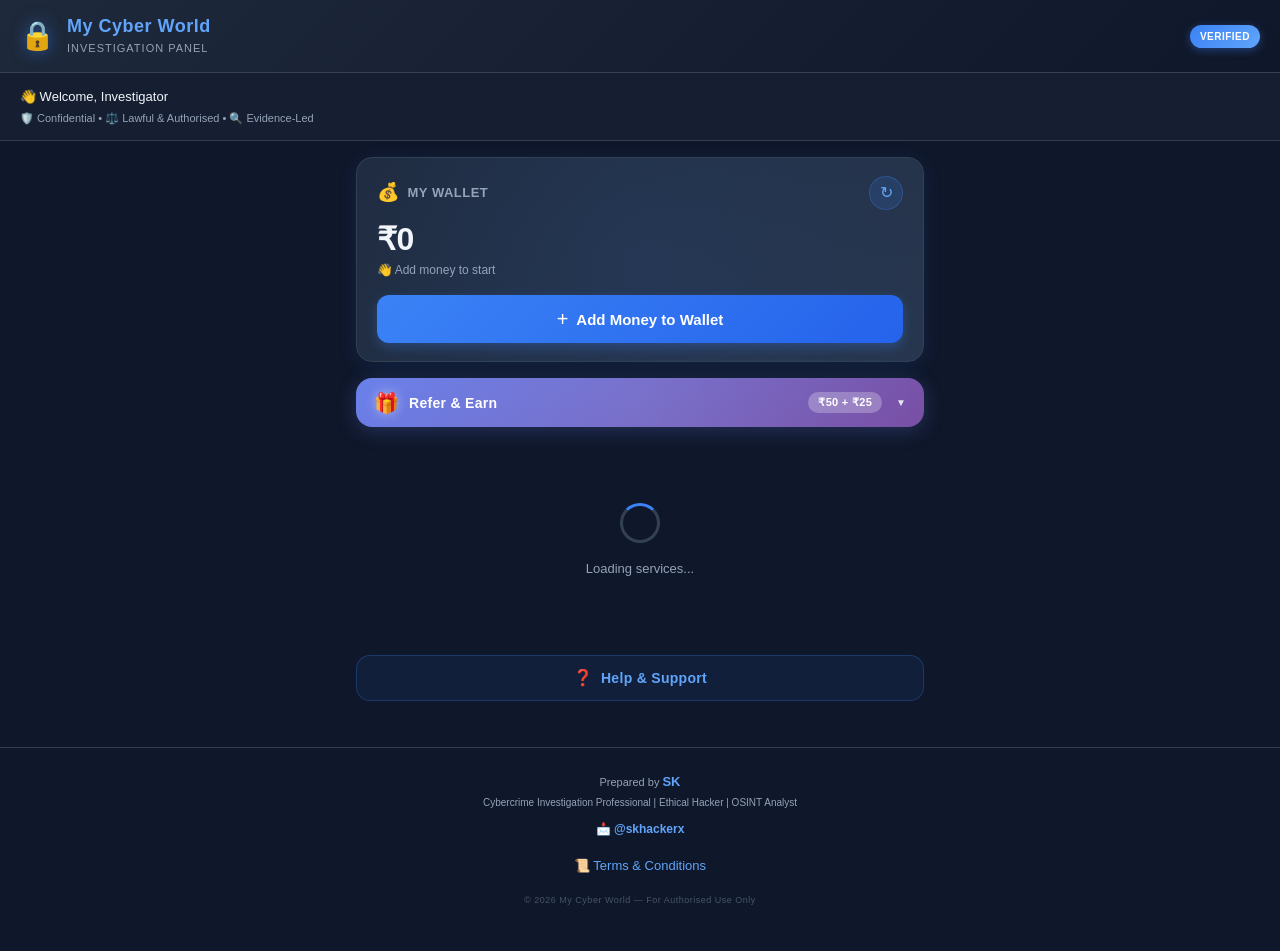
<file: index.html>
<!DOCTYPE html>
<html lang="en">
<head>
    <meta charset="UTF-8">
    <meta name="viewport"
          content="width=device-width, initial-scale=1.0, maximum-scale=1.0, user-scalable=no, viewport-fit=cover">
    <meta name="theme-color" content="#0f172a">
    <meta name="description" content="My Cyber World - Cybercrime Investigation & OSINT Panel">
    <meta name="robots" content="noindex, nofollow">
    <meta name="mobile-web-app-capable" content="yes">
    <meta name="apple-mobile-web-app-capable" content="yes">
    <meta name="apple-mobile-web-app-status-bar-style" content="black-translucent">
    <meta name="format-detection" content="telephone=no">

    <title>My Cyber World — Investigation Panel</title>

    <!-- Favicon (prevents 404) -->
    <link rel="icon" href="data:,">

    <!-- Preconnect for faster Telegram SDK load -->
    <link rel="preconnect" href="https://telegram.org" crossorigin>

    <!-- Telegram Web App SDK -->
    <script src="https://telegram.org/js/telegram-web-app.js"></script>

    <!-- Custom Styles -->
    <link rel="stylesheet" href="style.css">
</head>
<body>

    <!-- ==================== HEADER ==================== -->
    <header class="header">
        <div class="header-logo">
            <span class="logo-icon" aria-hidden="true">🔒</span>
            <div>
                <h1 class="header-title">My Cyber World</h1>
                <p class="header-subtitle">Investigation Panel</p>
            </div>
        </div>
        <div class="header-badge" aria-label="Verified Service">Verified</div>
    </header>

    <!-- ==================== WELCOME STRIP ==================== -->
    <div class="welcome-strip">
        <p>👋 Welcome, <span id="user-name">Investigator</span></p>
        <p class="welcome-tagline">
            🛡️ Confidential • ⚖️ Lawful & Authorised • 🔍 Evidence-Led
        </p>
    </div>

    <!-- ==================== WALLET SECTION ==================== -->
    <section class="wallet-section" id="wallet-section" aria-label="My Wallet">
        <div class="wallet-card" id="wallet-card">
            <div class="wallet-top">
                <div class="wallet-label">
                    <span class="wallet-icon" aria-hidden="true">💰</span>
                    <span>My Wallet</span>
                </div>
                <button class="wallet-refresh" id="wallet-refresh" type="button" aria-label="Refresh balance">↻</button>
            </div>

            <div class="wallet-balance">
                <span class="balance-amount" id="wallet-balance">₹0</span>
                <span class="balance-label" id="wallet-hint">👋 Add money to start</span>
            </div>

            <button class="add-money-btn" id="add-money-btn" type="button">
                <span class="add-money-icon" aria-hidden="true">+</span>
                <span>Add Money to Wallet</span>
            </button>
        </div>
    </section>

    <!-- ==================== OFFER BANNER (Phase 4.3) ==================== -->
    <div class="offer-banner" id="offer-banner" style="display: none;">
        <button class="offer-close" id="offer-close" type="button" aria-label="Dismiss offer">✕</button>
        <div class="offer-icon" aria-hidden="true">🎁</div>
        <div class="offer-content">
            <div class="offer-title" id="offer-title">Special Offer</div>
            <div class="offer-desc" id="offer-desc">Bonus on top-ups</div>
        </div>
        <div class="offer-timer" id="offer-timer">—</div>
    </div>

    <!-- ==================== REFERRAL SECTION (Phase 6.1 — Collapsible) ==================== -->
    <section class="referral-section" id="referral-section" aria-label="Refer and Earn">

        <!-- Toggle Button (always visible) -->
        <button
            class="referral-toggle"
            id="referral-toggle"
            type="button"
            aria-expanded="false"
            aria-controls="referral-content"
            aria-label="Toggle Refer and Earn section"
        >
            <span class="referral-toggle-icon" aria-hidden="true">🎁</span>
            <span class="referral-toggle-text">Refer &amp; Earn</span>
            <span class="referral-toggle-badge">₹50 + ₹25</span>
            <span class="referral-toggle-arrow" aria-hidden="true">▼</span>
        </button>

        <!-- Collapsible Content -->
        <div class="referral-content" id="referral-content">
            <div class="referral-card">
                <p class="referral-desc">
                    Invite a friend. When they make their first payment,
                    <b>you get ₹50</b> and <b>they get ₹25</b>.
                </p>
                <div class="referral-link-row">
                    <input
                        type="text"
                        id="referral-link"
                        class="referral-link-input"
                        value="Loading..."
                        readonly
                        aria-label="Your referral link"
                    />
                </div>
                <div class="referral-actions">
                    <button
                        class="referral-btn referral-btn-copy"
                        id="referral-copy-btn"
                        type="button"
                        aria-label="Copy referral link"
                    >📋 Copy Link</button>
                    <button
                        class="referral-btn referral-btn-share"
                        id="referral-share-btn"
                        type="button"
                        aria-label="Share referral link"
                    >📤 Share</button>
                </div>
            </div>
        </div>

    </section>

    <!-- ==================== LOADING STATE ==================== -->
    <div id="loading" class="loading-state" role="status" aria-live="polite">
        <div class="spinner" aria-hidden="true"></div>
        <p>Loading services...</p>
    </div>

    <!-- ==================== MAIN CONTENT ==================== -->
    <main id="app" class="app-container" role="main"></main>

    <!-- ==================== HELP / SUPPORT SECTION (Phase 6.2) ==================== -->
    <section class="help-section" id="help-section" aria-label="Help and Support">
        <button
            class="help-btn"
            id="help-open-btn"
            type="button"
            aria-label="Open help and support"
        >
            <span class="help-btn-icon" aria-hidden="true">❓</span>
            <span class="help-btn-text">Help &amp; Support</span>
        </button>
    </section>

    <!-- ==================== ERROR STATE ==================== -->
    <div id="error-state" class="error-state" style="display: none;" role="alert">
        <p class="error-title">❌ Failed to load services</p>
        <p class="error-sub">Please close and reopen the panel.</p>
        <button class="error-retry-btn" type="button" onclick="location.reload()" aria-label="Retry loading services">
            🔄 Retry
        </button>
    </div>

    <!-- ==================== FOOTER ==================== -->
    <footer class="footer" role="contentinfo">
        <p>Prepared by <strong>SK</strong></p>
        <p class="footer-sub">
            Cybercrime Investigation Professional | Ethical Hacker | OSINT Analyst
        </p>
        <p class="footer-contact">📩 @skhackerx</p>
        <p class="footer-links">
            <a href="terms.html" class="footer-link">📜 Terms &amp; Conditions</a>
        </p>
        <p class="footer-copyright">
            © 2026 My Cyber World — For Authorised Use Only
        </p>
    </footer>

    <!-- ==================== SCRIPT ==================== -->
    <script src="script.js"></script>

</body>
</html>
</file>
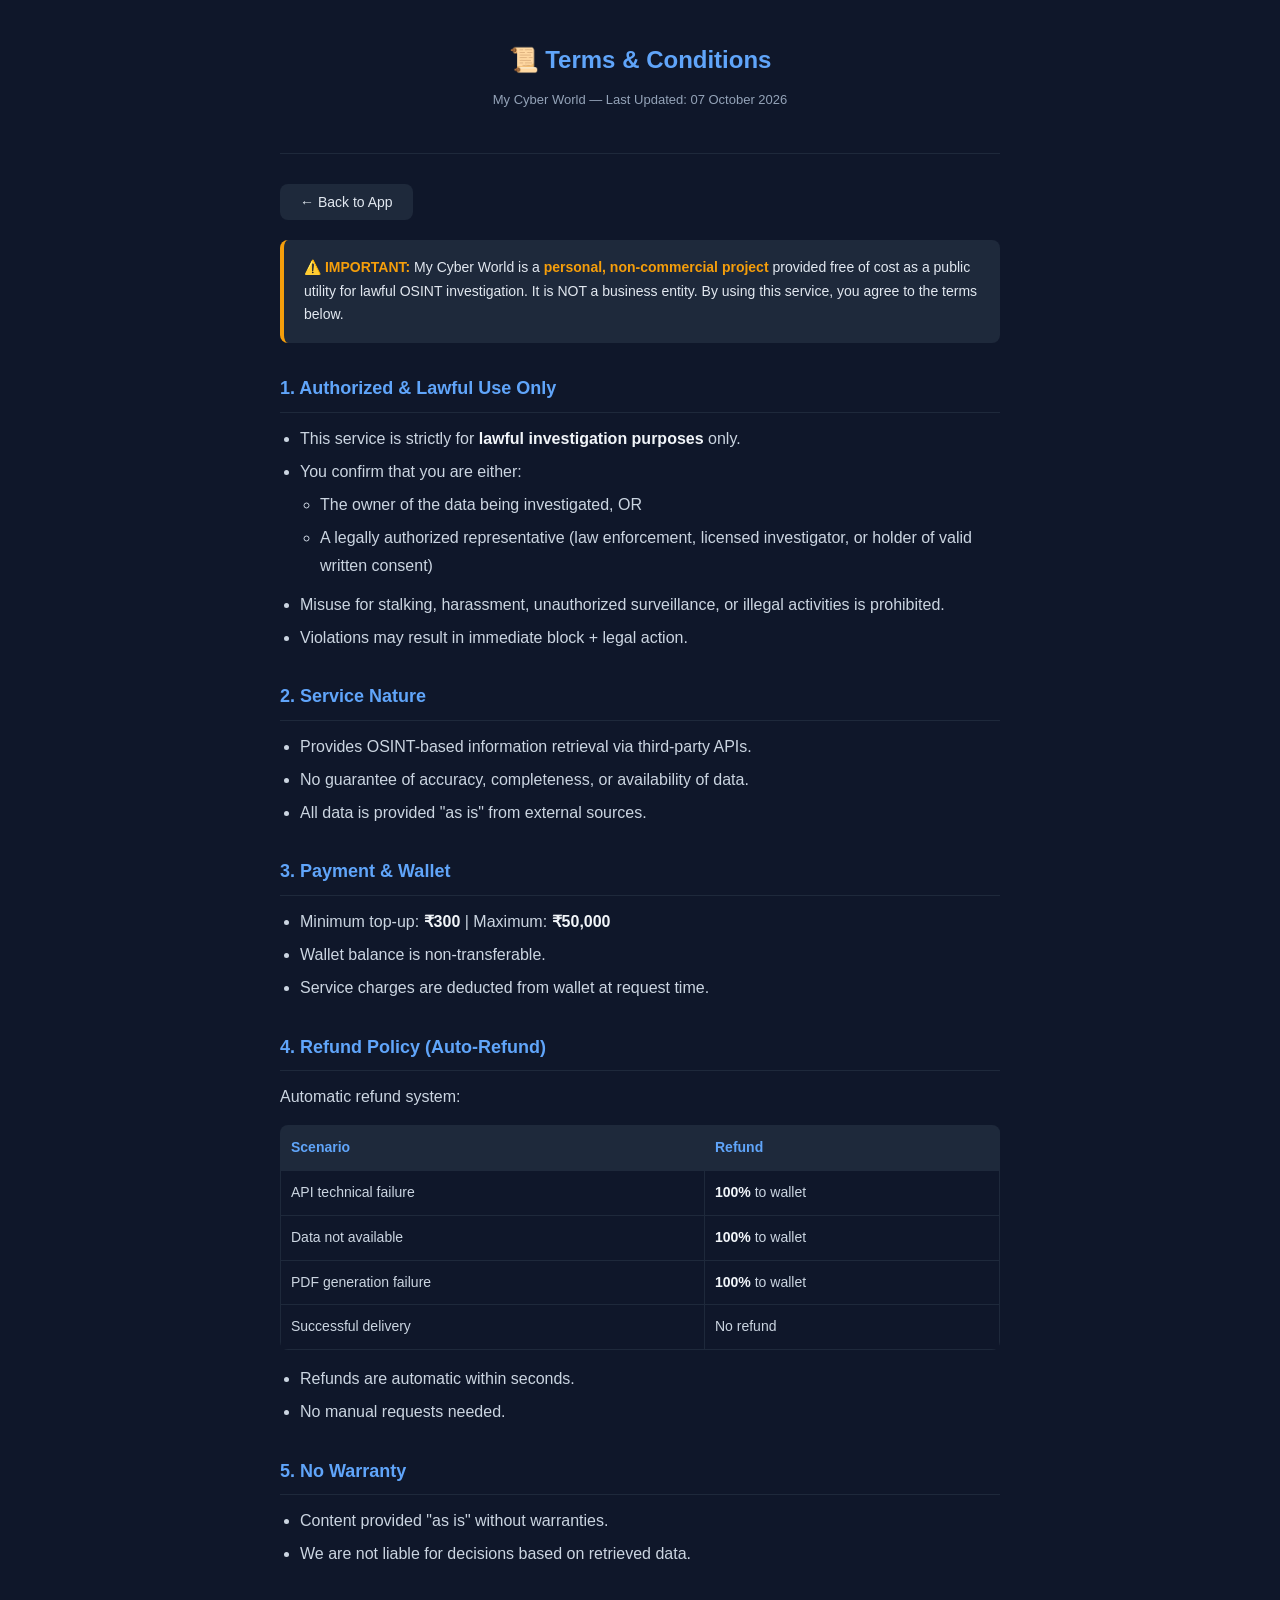
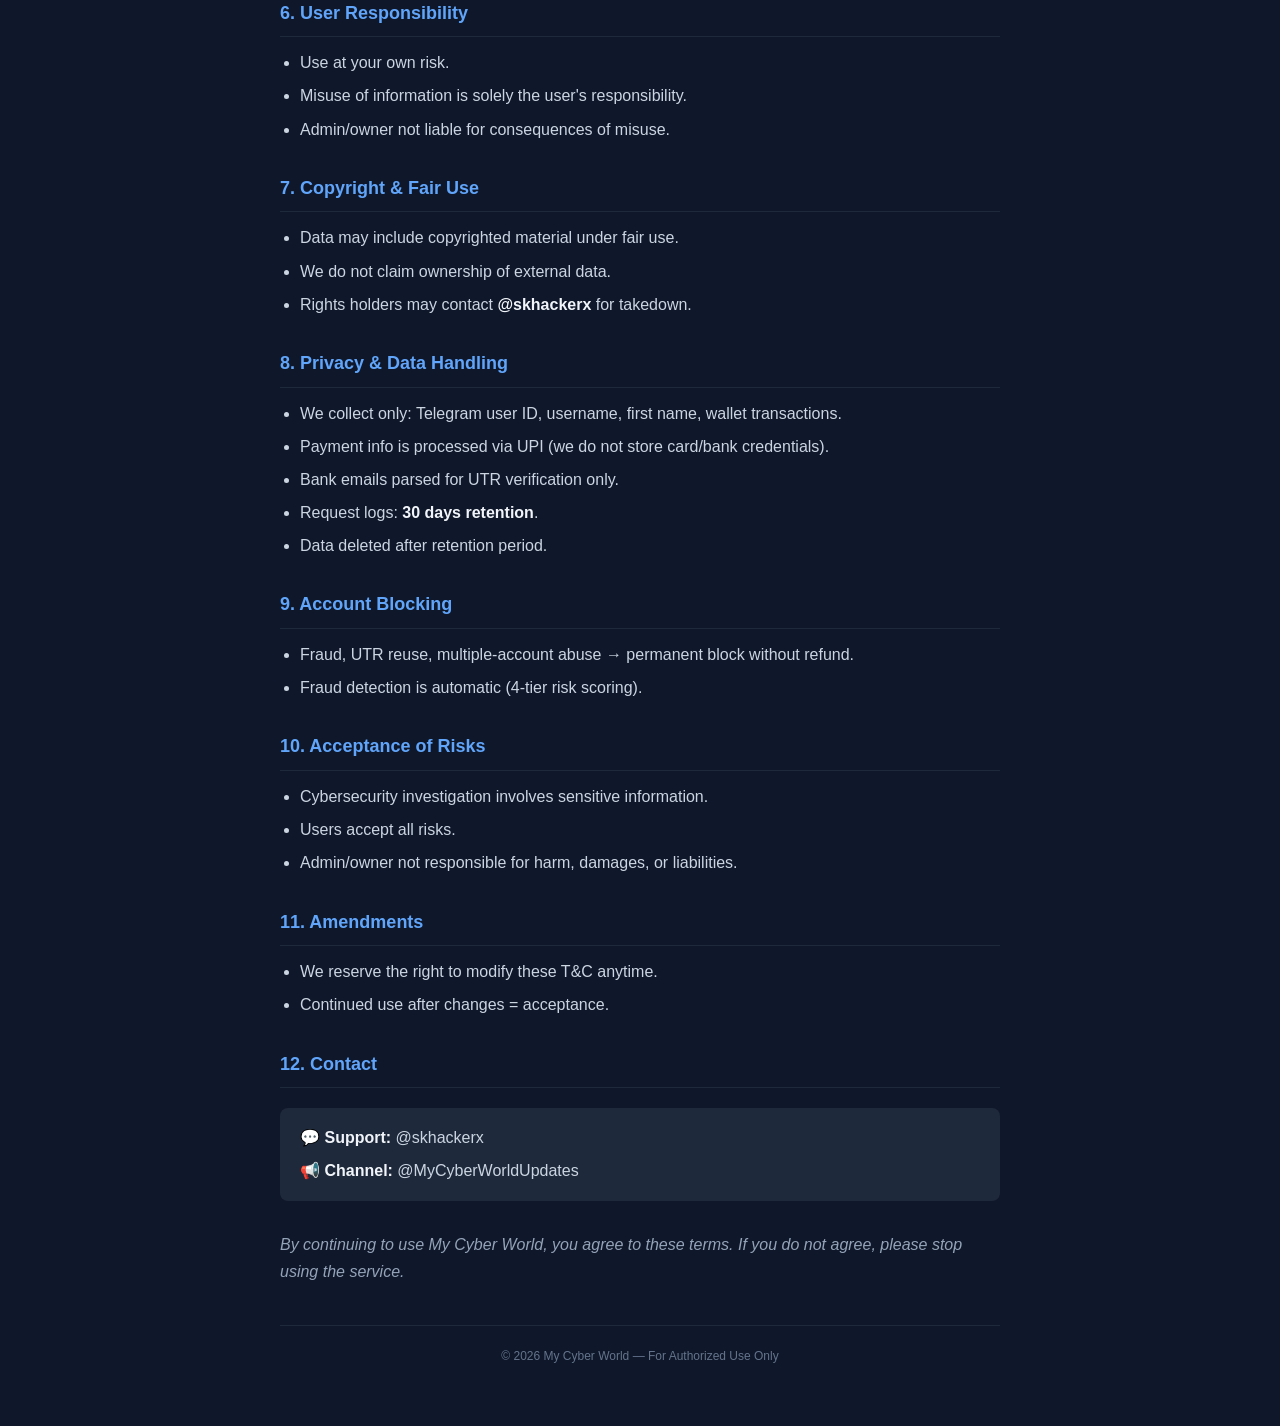
<file: terms.html>
<!DOCTYPE html>
<html lang="en">
<head>
    <meta charset="UTF-8">
    <meta name="viewport"
          content="width=device-width, initial-scale=1.0, maximum-scale=1.0, user-scalable=no, viewport-fit=cover">
    <meta name="theme-color" content="#0f172a">
    <meta name="description" content="Terms and Conditions - My Cyber World OSINT Investigation Panel">
    <meta name="robots" content="noindex, nofollow">
    <meta name="format-detection" content="telephone=no">
    <title>Terms &amp; Conditions — My Cyber World</title>
    <link rel="icon" href="data:,">
    <script src="https://telegram.org/js/telegram-web-app.js"></script>
    <style>
        * { box-sizing: border-box; margin: 0; padding: 0; }

        body {
            font-family: -apple-system, BlinkMacSystemFont, "Segoe UI", Roboto, sans-serif;
            background: #0f172a;
            color: #e2e8f0;
            padding: 20px;
            padding-top: calc(20px + env(safe-area-inset-top, 0px));
            padding-bottom: calc(60px + env(safe-area-inset-bottom, 0px));
            line-height: 1.7;
            font-size: clamp(14px, 3.8vw, 16px);
            -webkit-font-smoothing: antialiased;
            -webkit-text-size-adjust: 100%;
        }

        .container {
            max-width: 720px;
            margin: 0 auto;
        }

        .header {
            text-align: center;
            padding: 20px 0 30px;
            border-bottom: 1px solid #1e293b;
            margin-bottom: 30px;
        }

        .header h1 {
            color: #60a5fa;
            font-size: clamp(20px, 5.5vw, 24px);
            margin-bottom: 8px;
            font-weight: 700;
        }

        .header .subtitle {
            color: #94a3b8;
            font-size: 13px;
        }

        .back-btn {
            display: inline-block;
            background: #1e293b;
            color: #e2e8f0;
            padding: 10px 20px;
            border-radius: 8px;
            text-decoration: none;
            font-size: 14px;
            margin-bottom: 20px;
            transition: background 0.15s ease;
            cursor: pointer;
            border: none;
        }

        .back-btn:hover,
        .back-btn:active {
            background: #334155;
        }

        .notice {
            background: #1e293b;
            border-left: 4px solid #f59e0b;
            padding: 16px 20px;
            border-radius: 8px;
            margin-bottom: 30px;
            font-size: 14px;
        }

        .notice strong { color: #f59e0b; }

        h2 {
            color: #60a5fa;
            font-size: clamp(16px, 4.5vw, 18px);
            margin-top: 30px;
            margin-bottom: 12px;
            padding-bottom: 8px;
            border-bottom: 1px solid #1e293b;
            font-weight: 700;
        }

        p { margin-bottom: 12px; color: #cbd5e1; }

        ul {
            margin-left: 20px;
            margin-bottom: 12px;
            list-style: disc;
        }

        ul ul {
            margin-top: 6px;
            list-style: circle;
        }

        li { margin-bottom: 6px; color: #cbd5e1; }

        strong { color: #f1f5f9; font-weight: 600; }

        .table-wrap {
            width: 100%;
            overflow-x: auto;
            -webkit-overflow-scrolling: touch;
            margin: 15px 0;
            border-radius: 8px;
        }

        table {
            width: 100%;
            border-collapse: collapse;
            font-size: 14px;
            min-width: 280px;
        }

        th, td {
            padding: 10px;
            text-align: left;
            border: 1px solid #1e293b;
            word-break: break-word;
        }

        th {
            background: #1e293b;
            color: #60a5fa;
            font-weight: 600;
        }

        td { color: #cbd5e1; }

        .contact {
            background: #1e293b;
            padding: 16px 20px;
            border-radius: 8px;
            margin-top: 20px;
        }

        .contact p { margin-bottom: 6px; }
        .contact p:last-child { margin-bottom: 0; }

        a {
            color: #60a5fa;
            text-decoration: none;
        }

        a:hover { text-decoration: underline; }

        .footer {
            text-align: center;
            margin-top: 40px;
            padding-top: 20px;
            border-top: 1px solid #1e293b;
            color: #64748b;
            font-size: 12px;
        }

        .final-note {
            margin-top: 30px;
            color: #94a3b8;
            font-style: italic;
        }

        /* Small phones */
        @media (max-width: 380px) {
            body { padding: 14px; padding-top: calc(14px + env(safe-area-inset-top, 0px)); }
            .header h1 { font-size: 18px; }
            h2 { font-size: 15px; }
            th, td { padding: 8px; font-size: 13px; }
        }
    </style>
</head>
<body>
    <div class="container">
        <div class="header">
            <h1>📜 Terms &amp; Conditions</h1>
            <p class="subtitle">My Cyber World — Last Updated: 07 October 2026</p>
        </div>

        <button class="back-btn" id="back-btn" type="button">← Back to App</button>

        <div class="notice">
            <strong>⚠️ IMPORTANT:</strong> My Cyber World is a <strong>personal, non-commercial project</strong>
            provided free of cost as a public utility for lawful OSINT investigation.
            It is NOT a business entity. By using this service, you agree to the terms below.
        </div>

        <h2>1. Authorized &amp; Lawful Use Only</h2>
        <ul>
            <li>This service is strictly for <strong>lawful investigation purposes</strong> only.</li>
            <li>You confirm that you are either:
                <ul>
                    <li>The owner of the data being investigated, OR</li>
                    <li>A legally authorized representative (law enforcement, licensed investigator, or holder of valid written consent)</li>
                </ul>
            </li>
            <li>Misuse for stalking, harassment, unauthorized surveillance, or illegal activities is prohibited.</li>
            <li>Violations may result in immediate block + legal action.</li>
        </ul>

        <h2>2. Service Nature</h2>
        <ul>
            <li>Provides OSINT-based information retrieval via third-party APIs.</li>
            <li>No guarantee of accuracy, completeness, or availability of data.</li>
            <li>All data is provided "as is" from external sources.</li>
        </ul>

        <h2>3. Payment &amp; Wallet</h2>
        <ul>
            <li>Minimum top-up: <strong>₹300</strong> | Maximum: <strong>₹50,000</strong></li>
            <li>Wallet balance is non-transferable.</li>
            <li>Service charges are deducted from wallet at request time.</li>
        </ul>

        <h2>4. Refund Policy (Auto-Refund)</h2>
        <p>Automatic refund system:</p>
        <div class="table-wrap">
            <table>
                <thead>
                    <tr><th>Scenario</th><th>Refund</th></tr>
                </thead>
                <tbody>
                    <tr><td>API technical failure</td><td><strong>100%</strong> to wallet</td></tr>
                    <tr><td>Data not available</td><td><strong>100%</strong> to wallet</td></tr>
                    <tr><td>PDF generation failure</td><td><strong>100%</strong> to wallet</td></tr>
                    <tr><td>Successful delivery</td><td>No refund</td></tr>
                </tbody>
            </table>
        </div>
        <ul>
            <li>Refunds are automatic within seconds.</li>
            <li>No manual requests needed.</li>
        </ul>

        <h2>5. No Warranty</h2>
        <ul>
            <li>Content provided "as is" without warranties.</li>
            <li>We are not liable for decisions based on retrieved data.</li>
        </ul>

        <h2>6. User Responsibility</h2>
        <ul>
            <li>Use at your own risk.</li>
            <li>Misuse of information is solely the user's responsibility.</li>
            <li>Admin/owner not liable for consequences of misuse.</li>
        </ul>

        <h2>7. Copyright &amp; Fair Use</h2>
        <ul>
            <li>Data may include copyrighted material under fair use.</li>
            <li>We do not claim ownership of external data.</li>
            <li>Rights holders may contact <strong>@skhackerx</strong> for takedown.</li>
        </ul>

        <h2>8. Privacy &amp; Data Handling</h2>
        <ul>
            <li>We collect only: Telegram user ID, username, first name, wallet transactions.</li>
            <li>Payment info is processed via UPI (we do not store card/bank credentials).</li>
            <li>Bank emails parsed for UTR verification only.</li>
            <li>Request logs: <strong>30 days retention</strong>.</li>
            <li>Data deleted after retention period.</li>
        </ul>

        <h2>9. Account Blocking</h2>
        <ul>
            <li>Fraud, UTR reuse, multiple-account abuse → permanent block without refund.</li>
            <li>Fraud detection is automatic (4-tier risk scoring).</li>
        </ul>

        <h2>10. Acceptance of Risks</h2>
        <ul>
            <li>Cybersecurity investigation involves sensitive information.</li>
            <li>Users accept all risks.</li>
            <li>Admin/owner not responsible for harm, damages, or liabilities.</li>
        </ul>

        <h2>11. Amendments</h2>
        <ul>
            <li>We reserve the right to modify these T&amp;C anytime.</li>
            <li>Continued use after changes = acceptance.</li>
        </ul>

        <h2>12. Contact</h2>
        <div class="contact">
            <p>💬 <strong>Support:</strong> @skhackerx</p>
            <p>📢 <strong>Channel:</strong> @MyCyberWorldUpdates</p>
        </div>

        <p class="final-note">
            By continuing to use My Cyber World, you agree to these terms.
            If you do not agree, please stop using the service.
        </p>

        <div class="footer">
            © 2026 My Cyber World — For Authorized Use Only
        </div>
    </div>

    <script>
        // ==================== TELEGRAM SDK INIT ====================
        try {
            const tg = window.Telegram && window.Telegram.WebApp;
            if (tg) {
                tg.ready();
                try { tg.expand(); } catch (e) { /* Ignore */ }
                try {
                    if (tg.setHeaderColor) tg.setHeaderColor("#0f172a");
                    if (tg.setBackgroundColor) tg.setBackgroundColor("#0f172a");
                } catch (e) { /* Ignore */ }
            }
        } catch (e) {
            console.warn("Telegram SDK init failed:", e);
        }

        // ==================== BACK BUTTON ====================
        (function () {
            const btn = document.getElementById("back-btn");
            if (!btn) return;

            btn.addEventListener("click", function () {
                try {
                    // Prefer going back in history if we came from somewhere
                    if (window.history.length > 1) {
                        window.history.back();
                        // Fallback if back doesn't work within 300ms
                        setTimeout(function () {
                            if (document.visibilityState === "visible") {
                                window.location.href = "index.html";
                            }
                        }, 300);
                    } else {
                        // No history → direct navigation
                        window.location.href = "index.html";
                    }
                } catch (e) {
                    console.warn("Back navigation failed:", e);
                    window.location.href = "index.html";
                }
            });
        })();
    </script>
</body>
</html>
</file>
<file: style.css>
/* ==================================================
   MY CYBER WORLD — Mini App Styles (Production v2.8)
   Dark Theme • Premium • Accessible • Mobile-First
   + Wallet Section
   + Modal Scroll Lock
   + Offer Banner + Close Button (Phase 4.3)
   + Footer T&C Link (Phase 5.2.2e+)
   + Refer & Earn Section — Collapsible (Phase 6.1)
   + Help & Support Section (Phase 6.2)
   + User Receives Checklist (Phase 8.0.9 — v2.8)
   ================================================== */

/* ==================== ROOT VARIABLES ==================== */
:root {
    /* Colors */
    --bg-dark: #0f172a;
    --bg-card: #1e293b;
    --bg-hover: #273549;
    --blue: #3b82f6;
    --blue-light: #60a5fa;
    --text-white: #f1f5f9;
    --text-muted: #94a3b8;
    --border: #334155;
    --green: #10b981;
    --green-dark: #059669;
    --red: #ef4444;

    /* Referral gradient */
    --referral-from: #667eea;
    --referral-to: #764ba2;

    /* Safe areas (iPhone notch) */
    --safe-top: env(safe-area-inset-top, 0px);
    --safe-bottom: env(safe-area-inset-bottom, 0px);
    --safe-left: env(safe-area-inset-left, 0px);
    --safe-right: env(safe-area-inset-right, 0px);

    /* Transitions */
    --transition-fast: 0.15s ease;
    --transition-base: 0.25s ease;
}

/* ==================== RESET ==================== */
* {
    margin: 0;
    padding: 0;
    box-sizing: border-box;
    -webkit-tap-highlight-color: transparent;
}

html {
    scroll-behavior: smooth;
    -webkit-text-size-adjust: 100%;
}

body {
    font-family: -apple-system, BlinkMacSystemFont, 'Segoe UI', Roboto, 'Helvetica Neue', Arial, sans-serif;
    background: var(--bg-dark);
    color: var(--text-white);
    min-height: 100vh;
    padding-bottom: calc(20px + var(--safe-bottom));
    overflow-x: hidden;
    -webkit-font-smoothing: antialiased;
    -moz-osx-font-smoothing: grayscale;
    line-height: 1.5;
    /* Text selection allowed for copying */
    -webkit-user-select: text;
    user-select: text;
}

/* ==================== MODAL SCROLL LOCK ==================== */
/* Prevent background scroll when modal is open */
body:has(.modal-overlay.active) {
    overflow: hidden;
}

/* ==================== HEADER ==================== */
.header {
    display: flex;
    justify-content: space-between;
    align-items: center;
    padding: calc(16px + var(--safe-top)) calc(20px + var(--safe-right)) 16px calc(20px + var(--safe-left));
    background: linear-gradient(135deg, #1e293b 0%, #0f172a 100%);
    border-bottom: 1px solid var(--border);
    position: sticky;
    top: 0;
    z-index: 100;
    backdrop-filter: blur(10px);
    -webkit-backdrop-filter: blur(10px);
}

.header-logo {
    display: flex;
    align-items: center;
    gap: 12px;
    min-width: 0;
}

.logo-icon {
    font-size: 28px;
    filter: drop-shadow(0 0 8px rgba(59, 130, 246, 0.5));
    line-height: 1;
    flex-shrink: 0;
}

.header-title {
    font-size: 18px;
    font-weight: 700;
    color: var(--blue-light);
    letter-spacing: 0.5px;
    line-height: 1.2;
}

.header-subtitle {
    font-size: 11px;
    color: var(--text-muted);
    text-transform: uppercase;
    letter-spacing: 1px;
    margin-top: 2px;
}

.header-badge {
    background: linear-gradient(135deg, var(--blue), var(--blue-light));
    color: white;
    font-size: 10px;
    font-weight: 600;
    padding: 4px 10px;
    border-radius: 20px;
    text-transform: uppercase;
    letter-spacing: 0.5px;
    box-shadow: 0 2px 8px rgba(59, 130, 246, 0.4);
    flex-shrink: 0;
    margin-left: 12px;
}

/* ==================== WELCOME STRIP ==================== */
.welcome-strip {
    padding: 14px calc(20px + var(--safe-right)) 14px calc(20px + var(--safe-left));
    background: rgba(30, 41, 59, 0.5);
    border-bottom: 1px solid var(--border);
    font-size: 13px;
}

.welcome-tagline {
    font-size: 11px;
    color: var(--text-muted);
    margin-top: 4px;
    line-height: 1.4;
}

/* ==================== WALLET SECTION ==================== */
.wallet-section {
    padding: 16px;
    max-width: 600px;
    margin: 0 auto;
}

.wallet-card {
    background: linear-gradient(135deg, var(--bg-card) 0%, #273449 100%);
    border: 1px solid var(--border);
    border-radius: 16px;
    padding: 18px 20px;
    box-shadow: 0 4px 20px rgba(59, 130, 246, 0.12);
    position: relative;
    overflow: hidden;
}

.wallet-card::before {
    content: "";
    position: absolute;
    top: -50%;
    right: -50%;
    width: 200%;
    height: 200%;
    background: radial-gradient(circle, rgba(59, 130, 246, 0.10) 0%, transparent 70%);
    pointer-events: none;
}

.wallet-top {
    display: flex;
    justify-content: space-between;
    align-items: center;
    margin-bottom: 12px;
    position: relative;
}

.wallet-label {
    display: flex;
    align-items: center;
    gap: 8px;
    color: var(--text-muted);
    font-size: 13px;
    font-weight: 600;
    text-transform: uppercase;
    letter-spacing: 0.5px;
}

.wallet-icon {
    font-size: 18px;
}

.wallet-refresh {
    background: rgba(59, 130, 246, 0.15);
    border: 1px solid rgba(59, 130, 246, 0.3);
    color: var(--blue-light);
    width: 34px;
    height: 34px;
    border-radius: 50%;
    font-size: 16px;
    cursor: pointer;
    display: flex;
    align-items: center;
    justify-content: center;
    transition: all var(--transition-fast);
    padding: 0;
    font-family: inherit;
    -webkit-user-select: none;
    user-select: none;
}

.wallet-refresh:active {
    transform: scale(0.9);
    background: rgba(59, 130, 246, 0.25);
}

.wallet-balance {
    display: flex;
    flex-direction: column;
    margin-bottom: 16px;
    position: relative;
}

.balance-amount {
    font-size: 32px;
    font-weight: 700;
    color: var(--text-white);
    letter-spacing: -0.5px;
    line-height: 1.1;
    font-variant-numeric: tabular-nums;
}

.balance-label {
    font-size: 12px;
    color: var(--text-muted);
    margin-top: 4px;
}

.add-money-btn {
    width: 100%;
    background: linear-gradient(135deg, var(--blue) 0%, #2563eb 100%);
    color: #fff;
    border: none;
    border-radius: 12px;
    padding: 14px;
    font-size: 15px;
    font-weight: 600;
    display: flex;
    align-items: center;
    justify-content: center;
    gap: 8px;
    cursor: pointer;
    transition: all var(--transition-fast);
    box-shadow: 0 4px 12px rgba(59, 130, 246, 0.3);
    font-family: inherit;
    position: relative;
    -webkit-user-select: none;
    user-select: none;
}

.add-money-btn:active {
    transform: scale(0.98);
    box-shadow: 0 2px 8px rgba(59, 130, 246, 0.4);
}

.add-money-icon {
    font-size: 20px;
    font-weight: 400;
    line-height: 1;
}

/* ==================== OFFER BANNER (Phase 4.3) ==================== */
.offer-banner {
    display: flex;
    align-items: center;
    gap: 12px;
    margin: 0 auto 16px;
    padding: 14px 40px 14px 16px;   /* extra right padding for close button */
    max-width: 600px;
    background: linear-gradient(135deg, #1e3a5f 0%, var(--bg-card) 100%);
    border: 1px solid var(--blue);
    border-radius: 14px;
    box-shadow: 0 2px 12px rgba(59, 130, 246, 0.15);
    position: relative;               /* for absolute close button */
}

.offer-close {
    position: absolute;
    top: 8px;
    right: 8px;
    width: 24px;
    height: 24px;
    border-radius: 50%;
    background: rgba(255, 255, 255, 0.08);
    border: 1px solid rgba(255, 255, 255, 0.12);
    color: var(--text-muted);
    font-size: 11px;
    line-height: 1;
    cursor: pointer;
    display: flex;
    align-items: center;
    justify-content: center;
    padding: 0;
    font-family: inherit;
    transition: all var(--transition-fast);
    -webkit-user-select: none;
    user-select: none;
    z-index: 2;
}

.offer-close:active {
    transform: scale(0.9);
    background: rgba(239, 68, 68, 0.2);
    color: var(--red);
    border-color: rgba(239, 68, 68, 0.4);
}

.offer-icon {
    font-size: 28px;
    line-height: 1;
}

.offer-content {
    flex: 1;
}

.offer-title {
    font-size: 15px;
    font-weight: 700;
    color: var(--blue-light);
    margin-bottom: 2px;
}

.offer-desc {
    font-size: 13px;
    color: #cbd5e1;
}

.offer-timer {
    font-size: 12px;
    color: #f59e0b;
    font-weight: 600;
    background: rgba(245, 158, 11, 0.1);
    padding: 4px 8px;
    border-radius: 6px;
    border: 1px solid rgba(245, 158, 11, 0.3);
    white-space: nowrap;
}

/* ==================== REFERRAL SECTION (Phase 6.1 — Collapsible) ==================== */
.referral-section {
    padding: 0 16px 16px;
    max-width: 600px;
    margin: 0 auto;
}

/* ---- Toggle Button (always visible — collapsed header) ---- */
.referral-toggle {
    width: 100%;
    display: flex;
    align-items: center;
    gap: 10px;
    padding: 14px 18px;
    background: linear-gradient(135deg, var(--referral-from) 0%, var(--referral-to) 100%);
    border: none;
    border-radius: 16px;
    color: #ffffff;
    font-family: inherit;
    font-size: 14px;
    font-weight: 700;
    cursor: pointer;
    transition: all var(--transition-fast);
    box-shadow: 0 4px 20px rgba(102, 126, 234, 0.25);
    text-align: left;
    position: relative;
    overflow: hidden;
    -webkit-user-select: none;
    user-select: none;
}

.referral-toggle::before {
    content: "";
    position: absolute;
    top: -50%;
    right: -50%;
    width: 200%;
    height: 200%;
    background: radial-gradient(circle, rgba(255, 255, 255, 0.08) 0%, transparent 70%);
    pointer-events: none;
}

.referral-toggle:active {
    transform: scale(0.98);
    box-shadow: 0 2px 12px rgba(102, 126, 234, 0.35);
}

.referral-toggle-icon {
    font-size: 20px;
    line-height: 1;
    flex-shrink: 0;
    filter: drop-shadow(0 0 6px rgba(255, 255, 255, 0.4));
}

.referral-toggle-text {
    flex: 1;
    color: #ffffff;
    font-weight: 700;
    letter-spacing: 0.3px;
    min-width: 0;
    overflow: hidden;
    text-overflow: ellipsis;
    white-space: nowrap;
}

.referral-toggle-badge {
    background: rgba(255, 255, 255, 0.25);
    padding: 4px 10px;
    border-radius: 20px;
    font-size: 11px;
    font-weight: 700;
    letter-spacing: 0.3px;
    white-space: nowrap;
    flex-shrink: 0;
}

.referral-toggle-arrow {
    font-size: 10px;
    opacity: 0.85;
    transition: transform var(--transition-fast);
    flex-shrink: 0;
    margin-left: 4px;
}

.referral-toggle[aria-expanded="true"] .referral-toggle-arrow {
    transform: rotate(180deg);
}

/* ---- Collapsible Content ---- */
.referral-content {
    max-height: 0;
    overflow: hidden;
    transition: max-height 0.3s ease, opacity 0.25s ease, margin-top 0.25s ease;
    opacity: 0;
    margin-top: 0;
}

.referral-content.expanded {
    max-height: 400px;
    opacity: 1;
    margin-top: 10px;
}

/* ---- Card Body (inside collapsible) ---- */
.referral-card {
    background: linear-gradient(135deg, var(--referral-from) 0%, var(--referral-to) 100%);
    border-radius: 16px;
    padding: 18px 20px;
    color: #ffffff;
    box-shadow: 0 4px 20px rgba(102, 126, 234, 0.3);
    position: relative;
    overflow: hidden;
}

.referral-card::before {
    content: "";
    position: absolute;
    top: -50%;
    right: -50%;
    width: 200%;
    height: 200%;
    background: radial-gradient(circle, rgba(255, 255, 255, 0.08) 0%, transparent 70%);
    pointer-events: none;
}

.referral-desc {
    font-size: 13px;
    opacity: 0.95;
    margin: 0 0 14px 0;
    line-height: 1.5;
    position: relative;
}

.referral-desc b {
    color: #ffffff;
    font-weight: 700;
}

.referral-link-row {
    margin-bottom: 12px;
    position: relative;
}

.referral-link-input {
    width: 100%;
    background: rgba(255, 255, 255, 0.15);
    border: 1px solid rgba(255, 255, 255, 0.25);
    border-radius: 10px;
    padding: 11px 14px;
    color: #ffffff;
    font-size: 12px;
    font-family: ui-monospace, 'SF Mono', Menlo, Consolas, monospace;
    box-sizing: border-box;
    outline: none;
    text-overflow: ellipsis;
    -webkit-user-select: text;
    user-select: text;
}

.referral-link-input:focus {
    border-color: rgba(255, 255, 255, 0.5);
    box-shadow: 0 0 0 3px rgba(255, 255, 255, 0.1);
}

.referral-actions {
    display: flex;
    gap: 10px;
    position: relative;
}

.referral-btn {
    flex: 1;
    background: rgba(255, 255, 255, 0.95);
    color: #4c1d95;
    border: none;
    border-radius: 10px;
    padding: 12px 10px;
    font-size: 13px;
    font-weight: 700;
    cursor: pointer;
    transition: transform var(--transition-fast), background var(--transition-fast);
    font-family: inherit;
    display: flex;
    align-items: center;
    justify-content: center;
    gap: 6px;
    -webkit-user-select: none;
    user-select: none;
}

.referral-btn:active {
    transform: scale(0.97);
    background: #ffffff;
}

.referral-btn-copy {
    /* Placeholder — inherits .referral-btn default styling */
    /* Explicit no-op for future customization */
    font-family: inherit;
}

.referral-btn-share {
    background: #ffffff;
}

/* ==================== HELP / SUPPORT SECTION (Phase 6.2) ==================== */
.help-section {
    padding: 0 16px 16px;
    max-width: 600px;
    margin: 0 auto;
}

.help-btn {
    width: 100%;
    background: rgba(59, 130, 246, 0.08);
    border: 1px solid rgba(59, 130, 246, 0.25);
    color: var(--blue-light);
    border-radius: 14px;
    padding: 14px 18px;
    font-size: 14px;
    font-weight: 600;
    cursor: pointer;
    transition: all var(--transition-fast);
    font-family: inherit;
    display: flex;
    align-items: center;
    justify-content: center;
    gap: 8px;
    -webkit-user-select: none;
    user-select: none;
}

.help-btn:active {
    transform: scale(0.98);
    background: rgba(59, 130, 246, 0.15);
    border-color: rgba(59, 130, 246, 0.4);
}

.help-btn-icon {
    font-size: 16px;
    line-height: 1;
}

.help-btn-text {
    font-weight: 700;
    letter-spacing: 0.3px;
}

/* ---- Char Counter (used in Help modal) ---- */
.char-counter-row {
    display: flex;
    justify-content: flex-end;
    margin-top: 6px;
}

.char-counter {
    font-size: 11px;
    color: var(--text-muted);
    font-variant-numeric: tabular-nums;
}

.char-counter.warning {
    color: #fcd34d;
}

.char-counter.danger {
    color: var(--red);
    font-weight: 700;
}

/* ---- Textarea (Help modal) ---- */
textarea.form-input {
    min-height: 100px;
    resize: vertical;
    line-height: 1.5;
}

/* ==================== WALLET MODAL EXTRAS ==================== */
.wallet-modal .modal-title {
    margin-bottom: 4px;
}

.amount-grid {
    display: grid;
    grid-template-columns: repeat(3, 1fr);
    gap: 8px;
    margin: 16px 0;
}

.amount-chip {
    background: var(--bg-card);
    border: 1px solid var(--border);
    color: #cbd5e1;
    border-radius: 10px;
    padding: 12px 8px;
    font-size: 13px;
    font-weight: 600;
    cursor: pointer;
    transition: all var(--transition-fast);
    font-family: inherit;
    font-variant-numeric: tabular-nums;
    -webkit-user-select: none;
    user-select: none;
}

.amount-chip:active {
    transform: scale(0.95);
}

.amount-chip.active {
    background: rgba(59, 130, 246, 0.15);
    border-color: var(--blue);
    color: var(--blue-light);
    box-shadow: 0 0 0 2px rgba(59, 130, 246, 0.2);
}

.bonus-preview {
    background: var(--bg-dark);
    border: 1px solid var(--border);
    border-radius: 10px;
    padding: 12px 14px;
    margin: 14px 0;
    font-size: 13px;
}

.bonus-row {
    display: flex;
    justify-content: space-between;
    padding: 5px 0;
    color: #cbd5e1;
}

.bonus-row-highlight {
    color: var(--green);
    font-weight: 600;
}

.bonus-row-total {
    border-top: 1px solid var(--border);
    margin-top: 6px;
    padding-top: 10px;
    color: var(--text-white);
    font-weight: 700;
    font-size: 15px;
}

.wallet-hint-text {
    text-align: center;
    font-size: 12px;
    color: #64748b;
    margin-top: 12px;
    margin-bottom: 0;
}

/* ==================== APP CONTAINER ==================== */
.app-container {
    padding: 0 16px 16px;
    max-width: 600px;
    margin: 0 auto;
}

/* ==================== SERVICES COUNT ==================== */
.services-count {
    text-align: center;
    padding: 12px;
    margin-bottom: 16px;
    background: rgba(59, 130, 246, 0.08);
    border: 1px solid rgba(59, 130, 246, 0.2);
    border-radius: 10px;
    font-size: 12px;
    color: var(--blue-light);
    font-weight: 600;
    letter-spacing: 0.5px;
}

/* ==================== SERVICE CARD ==================== */
.service-card {
    display: flex;
    justify-content: space-between;
    align-items: center;
    padding: 16px 18px;
    margin-bottom: 12px;
    background: var(--bg-card);
    border: 1px solid var(--border);
    border-radius: 14px;
    cursor: pointer;
    transition: background var(--transition-base), transform var(--transition-fast);
    position: relative;
    overflow: hidden;
    -webkit-user-select: none;
    user-select: none;
}

.service-card::before {
    content: '';
    position: absolute;
    left: 0;
    top: 0;
    bottom: 0;
    width: 3px;
    background: linear-gradient(180deg, var(--blue), var(--blue-light));
    opacity: 0;
    transition: opacity var(--transition-base);
}

.service-card:active {
    background: var(--bg-hover);
    transform: scale(0.98);
}

.service-card:active::before {
    opacity: 1;
}

.service-info {
    flex: 1;
    padding-right: 12px;
    min-width: 0;
}

.service-name {
    font-size: 14px;
    font-weight: 600;
    margin-bottom: 4px;
    color: var(--text-white);
    line-height: 1.3;
}

.service-desc {
    font-size: 11px;
    color: var(--text-muted);
    line-height: 1.4;
    word-wrap: break-word;
}

.service-price {
    background: linear-gradient(135deg, var(--green), var(--green-dark));
    color: white;
    font-size: 12px;
    font-weight: 700;
    padding: 6px 12px;
    border-radius: 8px;
    white-space: nowrap;
    box-shadow: 0 2px 8px rgba(16, 185, 129, 0.3);
    flex-shrink: 0;
}

/* ==================== MODAL OVERLAY ==================== */
.modal-overlay {
    position: fixed;
    inset: 0;
    background: rgba(0, 0, 0, 0.75);
    backdrop-filter: blur(4px);
    -webkit-backdrop-filter: blur(4px);
    display: flex;
    align-items: flex-end;
    justify-content: center;
    z-index: 999;
    opacity: 0;
    visibility: hidden;
    transition: opacity var(--transition-base), visibility var(--transition-base);
}

.modal-overlay.active {
    opacity: 1;
    visibility: visible;
}

/* ==================== MODAL ==================== */
.modal {
    background: var(--bg-card);
    width: 100%;
    max-width: 600px;
    border-radius: 20px 20px 0 0;
    padding: 24px 20px calc(30px + var(--safe-bottom));
    transform: translateY(100%);
    transition: transform var(--transition-base);
    max-height: 92vh;
    overflow-y: auto;
    position: relative;
    overscroll-behavior: contain;
}

.modal-overlay.active .modal {
    transform: translateY(0);
}

.modal::-webkit-scrollbar {
    width: 4px;
}

.modal::-webkit-scrollbar-thumb {
    background: var(--border);
    border-radius: 2px;
}

.modal-handle {
    width: 40px;
    height: 4px;
    background: var(--border);
    border-radius: 2px;
    margin: 0 auto 20px;
}

.modal-title {
    font-size: 18px;
    font-weight: 700;
    margin-bottom: 6px;
    color: var(--blue-light);
    padding-right: 40px;
    line-height: 1.3;
}

.modal-subtitle {
    font-size: 12px;
    color: var(--text-muted);
    margin-bottom: 20px;
    line-height: 1.5;
}

/* ==================== USER RECEIVES CHECKLIST (Phase 8.0.9 — v2.8) ==================== */
.user-receive-section {
    margin: 0 0 20px 0;
    padding: 14px 16px;
    background: linear-gradient(135deg, rgba(16, 185, 129, 0.08) 0%, rgba(5, 150, 105, 0.05) 100%);
    border: 1px solid rgba(16, 185, 129, 0.25);
    border-left: 3px solid var(--green);
    border-radius: 12px;
}

.user-receive-title {
    font-size: 12px;
    font-weight: 700;
    color: var(--green);
    text-transform: uppercase;
    letter-spacing: 0.5px;
    margin-bottom: 10px;
    display: flex;
    align-items: center;
    gap: 6px;
}

.user-receive-list {
    list-style: none;
    padding: 0;
    margin: 0;
    display: flex;
    flex-direction: column;
    gap: 7px;
}

.user-receive-item {
    font-size: 13px;
    color: #cbd5e1;
    line-height: 1.4;
    padding-left: 2px;
    word-wrap: break-word;
    /* Checkmark is prefixed inline by JS (✓) — green color via CSS */
    /* The ✓ char is inside the text; we color the whole item subtly */
}

/* Optional: highlight the checkmark itself if wrapped */
.user-receive-item::first-letter {
    color: var(--green);
    font-weight: 700;
}

/* ==================== CLOSE BUTTON ==================== */
.close-btn {
    position: absolute;
    top: 20px;
    right: 20px;
    background: var(--bg-hover);
    border: none;
    color: var(--text-white);
    width: 32px;
    height: 32px;
    border-radius: 50%;
    font-size: 16px;
    cursor: pointer;
    display: flex;
    align-items: center;
    justify-content: center;
    z-index: 10;
    transition: background var(--transition-fast);
    -webkit-user-select: none;
    user-select: none;
}

.close-btn:active {
    background: var(--border);
}

/* ==================== FORM ==================== */
.form-label {
    display: block;
    font-size: 12px;
    font-weight: 600;
    color: var(--text-muted);
    margin-bottom: 8px;
    text-transform: uppercase;
    letter-spacing: 0.5px;
}

.form-input {
    width: 100%;
    padding: 14px 16px;
    background: var(--bg-dark);
    border: 1px solid var(--border);
    border-radius: 10px;
    color: var(--text-white);
    font-size: 15px;
    outline: none;
    transition: border var(--transition-fast), box-shadow var(--transition-fast);
    font-family: inherit;
    -webkit-user-select: text;
    user-select: text;
}

.form-input:focus {
    border-color: var(--blue);
    box-shadow: 0 0 0 3px rgba(59, 130, 246, 0.1);
}

.form-input::placeholder {
    color: #475569;
}

.form-input.error {
    border-color: var(--red);
    box-shadow: 0 0 0 3px rgba(239, 68, 68, 0.1);
}

.form-error {
    color: var(--red);
    font-size: 11px;
    margin-top: 6px;
    display: none;
    line-height: 1.4;
}

.form-error.visible {
    display: block;
}

/* ==================== CONSENT BOX ==================== */
.consent-box {
    display: flex;
    align-items: flex-start;
    gap: 10px;
    margin-top: 16px;
    padding: 12px;
    background: rgba(59, 130, 246, 0.05);
    border: 1px solid rgba(59, 130, 246, 0.2);
    border-radius: 10px;
}

.consent-box input[type="checkbox"] {
    margin-top: 3px;
    width: 18px;
    height: 18px;
    accent-color: var(--blue);
    cursor: pointer;
    flex-shrink: 0;
}

.consent-box label {
    font-size: 12px;
    line-height: 1.5;
    color: var(--text-muted);
    cursor: pointer;
}

/* ==================== SUBMIT BUTTON ==================== */
.submit-btn {
    width: 100%;
    padding: 15px;
    margin-top: 20px;
    background: linear-gradient(135deg, var(--blue), #6366f1);
    color: white;
    border: none;
    border-radius: 12px;
    font-size: 15px;
    font-weight: 700;
    cursor: pointer;
    transition: transform var(--transition-fast), box-shadow var(--transition-base);
    box-shadow: 0 4px 15px rgba(59, 130, 246, 0.3);
    display: flex;
    align-items: center;
    justify-content: center;
    gap: 8px;
    font-family: inherit;
    -webkit-user-select: none;
    user-select: none;
}

.submit-btn:active:not(:disabled) {
    transform: scale(0.98);
}

.submit-btn:disabled {
    background: var(--border);
    cursor: not-allowed;
    box-shadow: none;
    opacity: 0.7;
}

/* ==================== BUTTON SPINNER ==================== */
.btn-spinner {
    width: 16px;
    height: 16px;
    border: 2px solid rgba(255, 255, 255, 0.3);
    border-top-color: white;
    border-radius: 50%;
    animation: spin 0.7s linear infinite;
    display: inline-block;
}

/* ==================== LOADING STATE ==================== */
.loading-state {
    display: flex;
    flex-direction: column;
    align-items: center;
    justify-content: center;
    padding: 60px 20px;
    color: var(--text-muted);
    font-size: 13px;
}

.spinner {
    width: 40px;
    height: 40px;
    border: 3px solid var(--border);
    border-top-color: var(--blue);
    border-radius: 50%;
    animation: spin 0.8s linear infinite;
    margin-bottom: 16px;
}

@keyframes spin {
    to { transform: rotate(360deg); }
}

/* ==================== ERROR STATE ==================== */
.error-state {
    text-align: center;
    padding: 60px 20px;
    max-width: 400px;
    margin: 0 auto;
}

.error-title {
    color: var(--red);
    font-size: 15px;
    font-weight: 600;
    margin-bottom: 8px;
}

.error-sub {
    font-size: 12px;
    color: var(--text-muted);
    margin-bottom: 20px;
    line-height: 1.5;
}

.error-retry-btn {
    background: linear-gradient(135deg, var(--blue), #6366f1);
    color: white;
    border: none;
    border-radius: 10px;
    padding: 12px 24px;
    font-size: 14px;
    font-weight: 600;
    cursor: pointer;
    transition: transform var(--transition-fast);
    box-shadow: 0 4px 15px rgba(59, 130, 246, 0.3);
    font-family: inherit;
    -webkit-user-select: none;
    user-select: none;
}

.error-retry-btn:active {
    transform: scale(0.96);
}

/* ==================== FOOTER ==================== */
.footer {
    text-align: center;
    padding: 24px calc(20px + var(--safe-right)) 24px calc(20px + var(--safe-left));
    color: var(--text-muted);
    font-size: 11px;
    border-top: 1px solid var(--border);
    margin-top: 30px;
    line-height: 1.5;
}

.footer strong {
    color: var(--blue-light);
    font-size: 13px;
}

.footer-sub {
    margin-top: 4px;
    font-size: 10px;
}

.footer-contact {
    margin-top: 10px;
    color: var(--blue-light);
    font-size: 12px;
    font-weight: 600;
}

/* ==================== FOOTER T&C LINK (Phase 5.2.2e+) ==================== */
.footer-links {
    margin: 12px 0 4px;
    text-align: center;
}

.footer-link {
    display: inline-block;
    color: var(--blue-light);
    text-decoration: none;
    font-size: 13px;
    font-weight: 500;
    padding: 6px 12px;
    border-radius: 8px;
    transition: background var(--transition-fast), color var(--transition-fast);
    -webkit-user-select: none;
    user-select: none;
}

.footer-link:hover,
.footer-link:active {
    background: rgba(59, 130, 246, 0.1);
    color: #93c5fd;
    text-decoration: underline;
}

.footer-copyright {
    margin-top: 12px;
    font-size: 9px;
    color: #475569;
    letter-spacing: 0.5px;
}

/* ==================== RESPONSIVE ==================== */
@media (max-width: 380px) {
    .app-container { padding: 0 12px 12px; }
    .wallet-section { padding: 12px; }
    .header-title { font-size: 16px; }
    .header-badge { padding: 3px 8px; font-size: 9px; }
    .modal-title { font-size: 16px; }
    .service-name { font-size: 13px; }
    .service-desc { font-size: 10px; }
    .service-price { font-size: 11px; padding: 5px 10px; }
    .balance-amount { font-size: 28px; }
    .amount-chip { font-size: 12px; padding: 10px 6px; }
    .offer-title { font-size: 14px; }
    .offer-desc { font-size: 11px; }
    .offer-timer { font-size: 11px; padding: 3px 6px; }
    .footer-link { font-size: 12px; padding: 5px 10px; }

    /* Referral responsive */
    .referral-section { padding: 0 12px 12px; }
    .referral-toggle { padding: 12px 14px; font-size: 13px; gap: 8px; }
    .referral-toggle-icon { font-size: 18px; }
    .referral-toggle-badge { font-size: 10px; padding: 3px 8px; }
    .referral-desc { font-size: 12px; }
    .referral-link-input { font-size: 11px; padding: 10px 12px; }
    .referral-btn { font-size: 12px; padding: 11px 8px; }

    /* Help responsive (Phase 6.2) */
    .help-section { padding: 0 12px 12px; }
    .help-btn { padding: 12px 14px; font-size: 13px; }
    .help-btn-icon { font-size: 15px; }
    .char-counter { font-size: 10px; }

    /* User receive responsive (Phase 8.0.9 — v2.8) */
    .user-receive-section { padding: 12px 14px; margin-bottom: 16px; }
    .user-receive-title { font-size: 11px; margin-bottom: 8px; }
    .user-receive-item { font-size: 12px; }
}

@media (min-width: 768px) {
    .modal {
        border-radius: 20px;
        margin-bottom: 40px;
        max-height: 85vh;
    }
    .modal-overlay {
        align-items: center;
    }
}

/* ==================== ACCESSIBILITY ==================== */
@media (prefers-reduced-motion: reduce) {
    *,
    *::before,
    *::after {
        animation-duration: 0.01ms !important;
        animation-iteration-count: 1 !important;
        transition-duration: 0.01ms !important;
        scroll-behavior: auto !important;
    }
}

/* Keyboard focus visible */
button:focus-visible,
input:focus-visible,
textarea:focus-visible,
a:focus-visible {
    outline: 2px solid var(--blue);
    outline-offset: 2px;
}

/* Selection color */
::selection {
    background: rgba(59, 130, 246, 0.3);
    color: var(--text-white);
}
</file>
